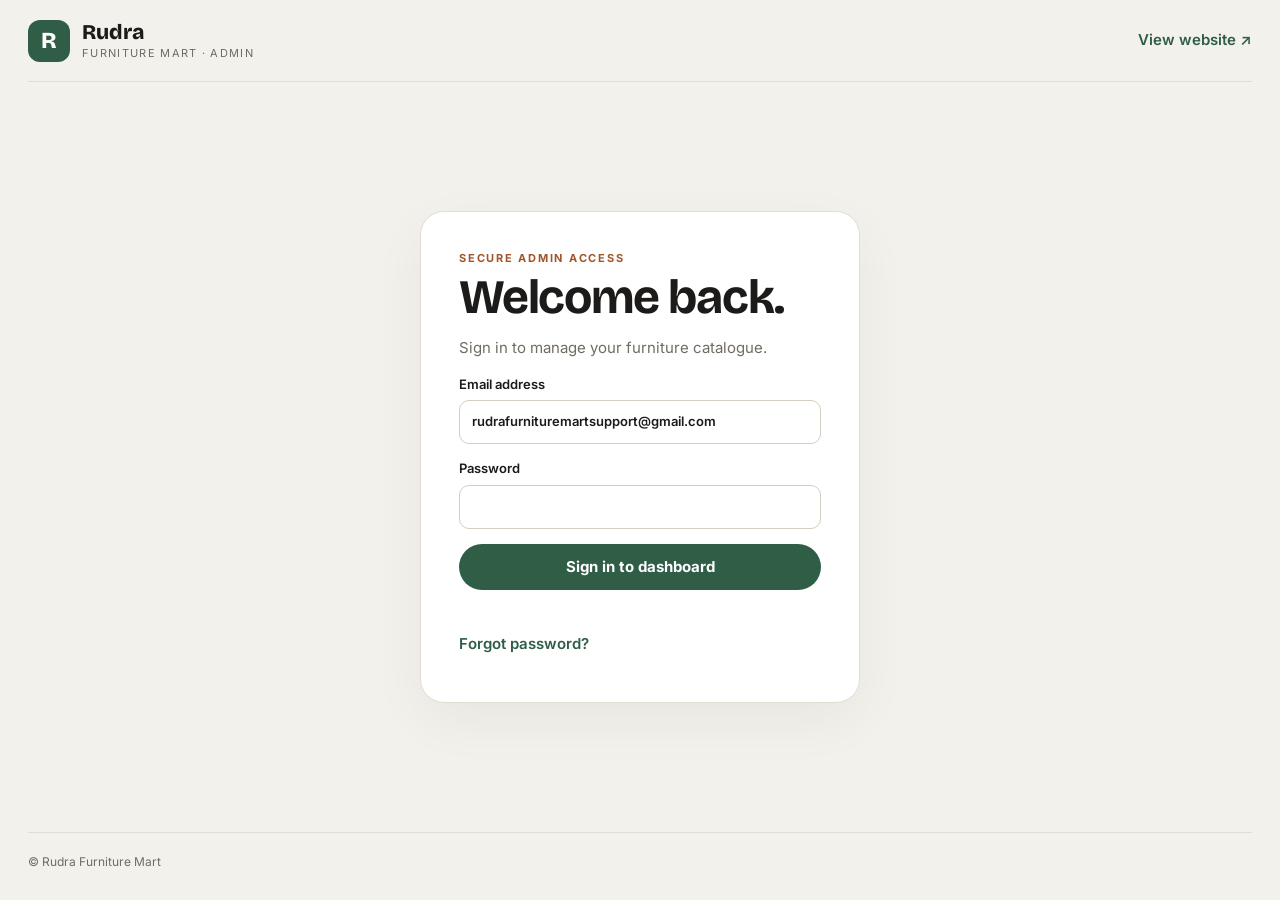
<file: admin/index.html>
<!doctype html>
<html lang="en">
<head>
<meta charset="utf-8"><meta name="viewport" content="width=device-width,initial-scale=1">
<meta name="robots" content="noindex,nofollow">
<title>Rudra Furniture Mart | Admin</title>
<link rel="preconnect" href="https://fonts.googleapis.com"><link rel="preconnect" href="https://fonts.gstatic.com" crossorigin>
<link href="https://fonts.googleapis.com/css2?family=Bricolage+Grotesque:wght@500;700;800&family=Inter:wght@400;500;600;700&display=swap" rel="stylesheet">
<link rel="stylesheet" href="admin.css?v=b2615524">
</head>
<body>
<div class="admin-shell">
  <header class="topbar"><a class="brand" href="../"><span class="brand-mark">R</span><span><b>Rudra</b><small>Furniture Mart · Admin</small></span></a><a href="../" class="site-link">View website ↗</a></header>
  <main>
    <section id="login-panel" class="login-wrap">
      <div class="login-card">
        <div class="kicker">SECURE ADMIN ACCESS</div><h1>Welcome back.</h1><p>Sign in to manage your furniture catalogue.</p>
        <form id="login-form">
          <label>Email address<input name="email" type="email" value="rudrafurnituremartsupport@gmail.com" autocomplete="username" required></label>
          <label>Password<input name="password" type="password" autocomplete="current-password" required></label>
          <button class="primary-btn" type="submit">Sign in to dashboard</button>
          <p id="login-message" class="message" role="status"></p>
        </form>
        <button id="forgot-password" class="text-btn" type="button">Forgot password?</button>
      </div>
    </section>
    <section id="dashboard" hidden>
      <div class="dashboard-head"><div><div class="kicker">STORE CONTROL</div><h1>Product dashboard</h1><p id="signed-in-as" class="subtle"></p></div><button id="logout" class="secondary-btn">Sign out</button></div>
      <div class="stats"><article><span>Products</span><strong id="product-total">—</strong></article><article><span>Active listings</span><strong id="active-total">—</strong></article><article><span>Categories</span><strong id="category-total">—</strong></article></div>
      <div class="workspace">
        <section class="panel editor"><div class="panel-head"><div><div class="kicker">CATALOGUE EDITOR</div><h2 id="editor-title">Add a product</h2></div><button id="reset-form" class="text-btn" type="button">Clear form</button></div>
          <form id="product-form">
            <input type="hidden" name="id">
            <label>Product name<input name="name" required maxlength="120" placeholder="e.g. Sheesham king-size bed"></label>
            <div class="two-col"><label>Furniture type<select name="space_type"><option value="indoor">Indoor furniture</option><option value="outdoor">Outdoor furniture</option><option value="both">Suitable for indoor &amp; outdoor</option></select></label><label>Category<select name="category_id" id="category-select" required><option value="">Loading categories…</option></select></label></div>
            <label>Short description<input name="short_description" maxlength="180" placeholder="A short line about the product"></label>
            <label>Full description<textarea name="description" rows="3" placeholder="Details, construction and features"></textarea></label>
            <div class="two-col"><label>Material<input name="material" placeholder="Sheesham wood"></label><label>Default dimensions<input name="dimensions" placeholder="e.g. 6 × 6.5 ft"></label></div>
            <div class="two-col"><label class="sales-mode-field">Customer purchase option / ग्राहक खरीद विकल्प<select name="sales_mode"><option value="enquiry">Enquiry only · पूछताछ करें</option><option value="cart">Add to cart · कार्ट में डालें</option></select></label><label>Price type<select name="price_type"><option value="quote">Request a quote</option><option value="fixed">Fixed price</option><option value="starting">Starting from</option></select></label><label>Price tier<select name="price_tier"><option value="general">General range</option><option value="premium">Premium range</option></select></label><label>Price (₹)<input name="price" type="number" min="0" step="1" placeholder="Leave blank for quote"></label></div>
            <label>Available customer sizes (one per line)<textarea name="size_options" rows="3" placeholder="Single&#10;Queen&#10;King&#10;Custom"></textarea><small>Enter any number of selectable sizes. Customers can also enter custom dimensions.</small></label><label>Colours / finishes<input name="colors" placeholder="Natural teak, walnut, white"></label>
            <label>Customisation options<input name="customization" placeholder="Size, polish, fabric options"></label>
            <label>Delivery estimate<input name="delivery_estimate" placeholder="e.g. 3–4 weeks"></label>
            <label>Product photos<input name="photo" type="file" accept="image/jpeg,image/png,image/webp" multiple><small>Upload up to 10 JPG, PNG or WebP images per save, each up to 5 MB. You can add more images later by editing the product. The first image is the main product photo.</small></label>
            <div class="checks"><label><input name="is_featured" type="checkbox"> Featured product</label><label><input name="is_bestseller" type="checkbox"> Bestseller</label><label><input name="is_active" type="checkbox" checked> Visible on website</label></div>
            <button class="primary-btn" id="save-product" type="submit">Save product</button><p id="form-message" class="message" role="status"></p>
          </form>
        </section>
        <section class="panel listings"><div class="panel-head"><div><div class="kicker">YOUR INVENTORY</div><h2>All products</h2></div><button id="refresh" class="secondary-btn">Refresh</button></div>
          <div class="search-row"><input id="filter-products" type="search" placeholder="Search products…"><span id="list-count" class="subtle"></span></div>
          <div id="product-list" class="product-list"><p class="subtle">Loading products…</p></div>
        </section>
      </div>
      <p class="security-note">Admin access is verified by Supabase Auth and the database admin role. Never share your password or add secret keys to this website.</p>
      <section class="panel inquiry-panel settings-panel"><div class="panel-head"><div><div class="kicker">STORE CONFIGURATION</div><h2>Payment &amp; contact settings</h2></div></div><form id="store-settings-form" class="settings-form"><label>UPI ID (VPA)<input name="upi_id" placeholder="yourname@bank" maxlength="100" required></label><label>UPI display name<input name="upi_name" placeholder="Rudra Furniture Mart" maxlength="100" required></label><label>Customer support phone<input name="phone" placeholder="9451713626" maxlength="20"></label><label>UPI QR image<input name="upi_qr" type="file" accept="image/png,image/jpeg,image/webp"></label><label>Business GSTIN (leave blank if not registered)<input name="business_gstin" maxlength="15" placeholder="15-character GSTIN"></label><label>Legal business name<input name="business_legal_name" maxlength="160" value="Rudra Furniture Mart"></label><label>Business address<input name="business_address" maxlength="250" value="Vishwakarmanagar, Bataubeer, Shahpur Badlapur, Jaunpur, Uttar Pradesh - 222125, India"></label><button class="primary-btn" type="submit">Save store settings</button><p id="settings-message" class="message" role="status"></p></form></section>
      <section class="panel inquiry-panel"><div class="panel-head"><div><div class="kicker">CUSTOMER LEADS</div><h2>Recent enquiries</h2></div><button id="refresh-inquiries" class="secondary-btn" type="button">Refresh enquiries</button></div><div id="inquiry-list" class="product-list"><p class="subtle">Loading enquiries…</p></div></section>
      <section class="panel inquiry-panel"><div class="panel-head"><div><div class="kicker">BILLING CONTROL</div><h2>Customer bill requests</h2></div><button id="refresh-bills" class="secondary-btn" type="button">Refresh bill requests</button></div><div id="bill-request-list" class="product-list"><p class="subtle">Loading bill requests…</p></div></section>
      <section class="panel inquiry-panel"><div class="panel-head"><div><div class="kicker">CUSTOMER VOICE</div><h2>Feedback & ratings</h2></div><div class="inquiry-controls"><button id="share-review-form" class="secondary-btn" type="button">Copy / share rating form</button><button id="add-review" class="primary-btn" type="button">Add customer rating</button><button id="refresh-reviews" class="secondary-btn" type="button">Refresh feedback</button></div></div><div id="review-list" class="product-list"><p class="subtle">Loading customer feedback…</p></div></section>
      <section class="panel inquiry-panel"><div class="panel-head"><div><div class="kicker">TEAM OPERATIONS</div><h2>Monthly worker feedback</h2><p class="subtle">Create a fresh survey link each month and review team responses.</p></div></div><form id="worker-month-form" class="settings-form"><label>Month / survey title<input name="month_label" required placeholder="November 2026"></label><button class="primary-btn" type="submit">Create monthly feedback link</button><p id="worker-month-message" class="message"></p></form><div id="worker-month-list" class="product-list">Loading monthly surveys…</div><div id="worker-response-list" class="product-list"></div></section>
      <section class="panel inquiry-panel"><div class="panel-head"><div><div class="kicker">PAYMENT VERIFICATION</div><h2>UPI payments awaiting verification</h2></div><button id="refresh-customer-payments" class="secondary-btn" type="button">Refresh payments</button></div><div id="customer-payment-list" class="product-list">Loading payment submissions…</div></section><section class="panel inquiry-panel"><div class="panel-head"><div><div class="kicker">SALES &amp; FULFILMENT</div><h2>Customer orders</h2></div><button id="refresh-orders" class="secondary-btn" type="button">Refresh orders</button></div><div id="order-list" class="product-list"><p class="subtle">Loading orders…</p></div></section>
    </section>
  </main>
  <footer>© <span id="year"></span> Rudra Furniture Mart</footer>
</div>
<script type="module" src="admin.js?v=b2615524"></script>
</body></html>
</file>
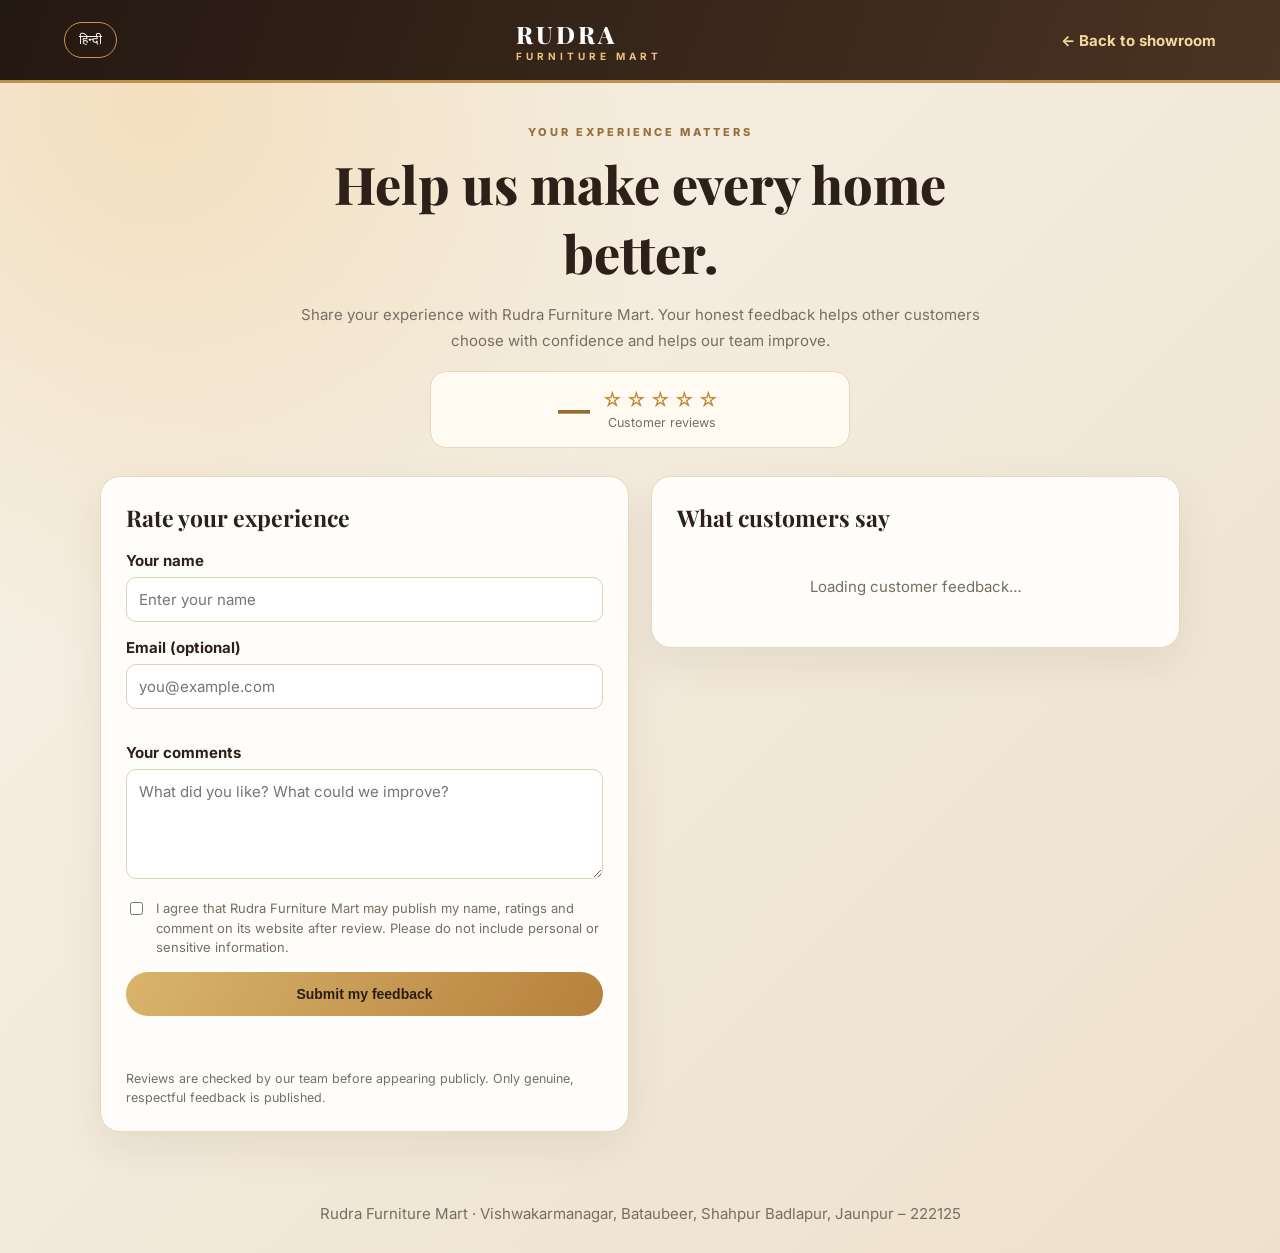
<file: feedback.html>
<!doctype html>
<html lang="en"><head><meta charset="utf-8"><meta name="viewport" content="width=device-width,initial-scale=1"><meta name="description" content="Share your experience with Rudra Furniture Mart. Rate product quality, design, value, communication and delivery."><title>Customer Feedback | Rudra Furniture Mart</title><link rel="preconnect" href="https://fonts.googleapis.com"><link href="https://fonts.googleapis.com/css2?family=Inter:wght@400;500;600;700;800&family=Playfair+Display:wght@600;700;800&display=swap" rel="stylesheet"><style>
:root{--ink:#2c2018;--walnut:#493323;--gold:#bd914d;--pale:#f5eee2;--line:#e7d8c2;--muted:#786d62}*{box-sizing:border-box}body{margin:0;background:radial-gradient(ellipse at 12% 8%,#f2dfbd 0,transparent 34%),linear-gradient(135deg,#f7f2e9,#eee1cc);font:15px Inter,Arial;color:var(--ink)}a{color:inherit}.top{background:linear-gradient(110deg,#241812,#4a3322);color:#fff;padding:18px 5vw;border-bottom:3px solid var(--gold);display:flex;justify-content:space-between;align-items:center;gap:16px}.brand{font:800 24px 'Playfair Display',serif;letter-spacing:3px;text-decoration:none}.brand small{display:block;font:700 10px Inter;letter-spacing:4px;color:#e6c47d}.top a:last-child{color:#f4d99f;text-decoration:none;font-weight:700}.wrap{max-width:1120px;margin:42px auto;padding:0 20px}.hero{text-align:center;margin:0 auto 28px;max-width:720px}.eyebrow{color:#98703a;font-weight:800;letter-spacing:3px;font-size:11px}.hero h1{font:800 clamp(34px,5vw,52px) 'Playfair Display',serif;margin:10px 0}.hero p{color:var(--muted);line-height:1.7}.summary{display:flex;justify-content:center;align-items:center;gap:12px;margin:18px auto 28px;padding:16px;background:#fffaf2;border:1px solid var(--line);border-radius:16px;max-width:420px}.summary strong{font-size:32px;color:#986c2f}.stars{color:#c28d36;letter-spacing:3px;font-size:20px}.grid{display:grid;grid-template-columns:1fr 1fr;gap:22px;align-items:start}.card{background:#fffdf9;border:1px solid var(--line);border-radius:20px;padding:25px;box-shadow:0 16px 40px #4c321414}.card h2{font:700 23px 'Playfair Display',serif;margin:0 0 18px}.field{margin:0 0 16px}.field label,.field>span{display:block;font-weight:700;margin-bottom:7px}.field input,.field textarea{width:100%;border:1px solid #dfd0ba;border-radius:10px;padding:12px;font:inherit;background:#fff}.field textarea{min-height:110px;resize:vertical}.ratings{display:grid;gap:13px}.rating-row{display:flex;justify-content:space-between;align-items:center;gap:8px;padding:10px 0;border-bottom:1px solid #f0e8dc}.rating-row span:first-child{font-weight:600}.stars-input{display:flex;gap:3px}.stars-input button{border:0;background:transparent;color:#d7c9b3;font-size:24px;padding:0 2px;cursor:pointer}.stars-input button.active{color:#c28d36}.rating-row small{color:var(--muted);min-width:44px;text-align:right}.check{display:flex;gap:10px;align-items:flex-start;font-size:13px;color:var(--muted);line-height:1.5}.btn{border:0;border-radius:999px;padding:14px 22px;background:linear-gradient(120deg,#d9b46d,#b6813d);color:#2b1d13;font-weight:800;font-size:14px;cursor:pointer;width:100%;margin-top:14px}.muted{color:var(--muted)}.review{padding:17px 0;border-bottom:1px solid #eee3d4}.review:last-child{border:0}.review-head{display:flex;justify-content:space-between;gap:10px;align-items:center}.review h3{margin:0;font-size:16px}.review p{color:#63574b;line-height:1.6;margin:10px 0}.review small{color:#8b7e70}.empty{text-align:center;color:var(--muted);padding:26px}.message{min-height:22px;font-weight:600;color:#3e6a4c}.foot{text-align:center;padding:30px;color:var(--muted)}@media(max-width:760px){.grid{grid-template-columns:1fr}.wrap{margin:25px auto}.card{padding:19px}.top{padding:15px 18px}}
</style></head><body><header class="top"><button id="language-toggle" type="button" style="border:1px solid #c49a4a;background:transparent;color:inherit;border-radius:20px;padding:9px 14px;cursor:pointer">हिन्दी</button><a class="brand" href="./">RUDRA<small>FURNITURE MART</small></a><a href="./">← Back to showroom</a></header><main class="wrap"><section class="hero"><div class="eyebrow">YOUR EXPERIENCE MATTERS</div><h1>Help us make every home better.</h1><p>Share your experience with Rudra Furniture Mart. Your honest feedback helps other customers choose with confidence and helps our team improve.</p><div class="summary"><strong id="avg">—</strong><div><div class="stars" id="avg-stars">☆☆☆☆☆</div><small class="muted" id="review-count">Customer reviews</small></div></div></section><div class="grid"><section class="card"><h2>Rate your experience</h2><form id="feedback-form"><div class="field"><label>Your name</label><input name="customer_name" required minlength="2" maxlength="100" placeholder="Enter your name"></div><div class="field"><label>Email (optional)</label><input name="email" type="email" maxlength="254" placeholder="you@example.com"></div><div class="ratings" id="rating-fields"></div><div class="field" style="margin-top:18px"><label>Your comments</label><textarea name="comment" required minlength="10" maxlength="1500" placeholder="What did you like? What could we improve?"></textarea></div><label class="check"><input type="checkbox" name="consent" required><span>I agree that Rudra Furniture Mart may publish my name, ratings and comment on its website after review. Please do not include personal or sensitive information.</span></label><button class="btn" type="submit">Submit my feedback</button><p class="message" id="form-message" role="status"></p><small class="muted">Reviews are checked by our team before appearing publicly. Only genuine, respectful feedback is published.</small></form></section><section class="card"><h2>What customers say</h2><div id="reviews"><div class="empty">Loading customer feedback…</div></div></section></div></main><footer class="foot">Rudra Furniture Mart · Vishwakarmanagar, Bataubeer, Shahpur Badlapur, Jaunpur – 222125</footer>
<script type="module">
import{createClient}from'https://esm.sh/@supabase/supabase-js@2.119.0';
const db=createClient('https://txueuktoagvcidwdxjxe.supabase.co','sb_publishable_cgK84vg1sY7R1TOxGfsYjw_02uy6ulI');
let currentLang='en';
const translations={'YOUR EXPERIENCE MATTERS':'आपका अनुभव हमारे लिए महत्वपूर्ण है','Help us make every home better.':'हर घर को बेहतर बनाने में हमारी मदद करें।','Share your experience with Rudra Furniture Mart. Your honest feedback helps other customers choose with confidence and helps our team improve.':'रुद्र फर्नीचर मार्ट के साथ अपना अनुभव साझा करें। आपकी ईमानदार राय दूसरे ग्राहकों को सही चुनाव करने और हमें बेहतर बनने में मदद करती है।','Rate your experience':'अपने अनुभव को रेट करें','Your name':'आपका नाम','Email (optional)':'ईमेल (वैकल्पिक)','Your comments':'आपकी राय / टिप्पणी','Submit my feedback':'अपनी राय भेजें','I agree that Rudra Furniture Mart may publish my name, ratings and comment on its website after review. Please do not include personal or sensitive information.':'मैं सहमत हूं कि समीक्षा के बाद रुद्र फर्नीचर मार्ट मेरा नाम, रेटिंग और टिप्पणी वेबसाइट पर प्रकाशित कर सकता है। कृपया निजी जानकारी साझा न करें।','What customers say':'ग्राहक क्या कहते हैं','Customer reviews':'ग्राहक समीक्षाएं','Loading customer feedback…':'ग्राहकों की राय लोड हो रही है…'};
const originalTexts=new Map();
function setLanguage(lang){currentLang=lang;document.documentElement.lang=lang==='hi'?'hi':'en';document.getElementById('language-toggle').textContent=lang==='hi'?'English':'हिन्दी';document.querySelectorAll('.hero,.card,.top').forEach(root=>root.querySelectorAll('h1,h2,p,label,small,a,button,span,div').forEach(el=>{if(el.children.length===0){if(!originalTexts.has(el))originalTexts.set(el,el.textContent);const original=originalTexts.get(el);el.textContent=lang==='hi'?(translations[original]||original):original;}}));const labelsHi=['कुल अनुभव','उत्पाद की गुणवत्ता','डिजाइन और विविधता','पैसे के अनुसार कीमत','स्टाफ का व्यवहार','डिलीवरी का अनुभव'];document.querySelectorAll('.rating-row>span:first-child').forEach((el,i)=>{el.textContent=lang==='hi'?labelsHi[i]:labels[i][1];});}
document.getElementById('language-toggle').addEventListener('click',()=>setLanguage(currentLang==='en'?'hi':'en'));
const labels=[['overall_rating','Overall experience'],['product_quality','Product quality'],['design_variety','Design & variety'],['value_for_money','Value for money'],['communication','Staff communication'],['delivery_experience','Delivery experience']];
const values={};const root=document.getElementById('rating-fields');
labels.forEach(([key,label])=>{values[key]=0;const row=document.createElement('div');row.className='rating-row';const name=document.createElement('span');name.textContent=label;const stars=document.createElement('div');stars.className='stars-input';for(let n=1;n<=5;n++){const b=document.createElement('button');b.type='button';b.textContent='★';b.setAttribute('aria-label',label+' '+n+' stars');b.addEventListener('click',()=>{values[key]=n;[...stars.children].forEach((x,i)=>x.classList.toggle('active',i<n));score.textContent=n+'/5';});stars.append(b);}const score=document.createElement('small');score.textContent='Not rated';row.append(name,stars,score);root.append(row);});
function drawReviews(rows){const area=document.getElementById('reviews');area.replaceChildren();if(!rows.length){area.innerHTML='<div class="empty">Be the first to share your experience.</div>';return;}rows.forEach(r=>{const card=document.createElement('article');card.className='review';const head=document.createElement('div');head.className='review-head';const name=document.createElement('h3');name.textContent=r.customer_name;const stars=document.createElement('span');stars.className='stars';stars.textContent='★'.repeat(r.overall_rating)+'☆'.repeat(5-r.overall_rating);head.append(name,stars);const comment=document.createElement('p');comment.textContent=r.comment;const meta=document.createElement('small');meta.textContent=new Date(r.created_at).toLocaleDateString('en-IN')+' · Quality '+r.product_quality+'/5 · Value '+r.value_for_money+'/5';card.append(head,comment,meta);area.append(card);});}
async function load(){const {data,error}=await db.from('customer_reviews').select('customer_name,overall_rating,product_quality,value_for_money,comment,created_at').eq('is_approved',true).eq('consent_to_publish',true).order('created_at',{ascending:false}).limit(30);if(error){document.getElementById('reviews').textContent='Customer reviews are temporarily unavailable.';return;}drawReviews(data||[]);if(data?.length){const avg=data.reduce((n,x)=>n+x.overall_rating,0)/data.length;document.getElementById('avg').textContent=avg.toFixed(1)+'/5';document.getElementById('avg-stars').textContent='★'.repeat(Math.round(avg))+'☆'.repeat(5-Math.round(avg));document.getElementById('review-count').textContent=data.length+' published review'+(data.length===1?'':'s');}else{document.getElementById('avg').textContent='—';document.getElementById('review-count').textContent='Be our first reviewer';}}
document.getElementById('feedback-form').addEventListener('submit',async e=>{e.preventDefault();const form=e.currentTarget,fd=new FormData(form),msg=document.getElementById('form-message');if(labels.some(([key])=>!values[key])){msg.textContent='Please rate all six parameters.';return;}const payload={customer_name:String(fd.get('customer_name')).trim(),email:String(fd.get('email')||'').trim()||null,comment:String(fd.get('comment')).trim(),consent_to_publish:fd.get('consent')==='on',...values};const orderNumber=new URLSearchParams(location.search).get('order'),phone=new URLSearchParams(location.search).get('phone');const button=form.querySelector('button[type=submit]');button.disabled=true;button.textContent='Submitting…';let error=null;if(orderNumber&&phone){const result=await db.rpc('submit_paid_order_review',{p_order_number:orderNumber,p_phone:phone,p_review:payload});error=result.error;}else{const result=await db.from('customer_reviews').insert(payload);error=result.error;}button.disabled=false;button.textContent='Submit my feedback';if(error){msg.textContent=error.message?.includes('already been submitted')?'A review has already been submitted for this order.':'Could not submit feedback. Please try again.';return;}form.reset();Object.keys(values).forEach(k=>values[k]=0);root.querySelectorAll('.stars-input').forEach(s=>[...s.children].forEach(b=>b.classList.remove('active')));root.querySelectorAll('.rating-row small').forEach(x=>x.textContent='Not rated');msg.textContent=orderNumber?'Thank you! Your verified purchase review has been submitted for moderation.':'Thank you! Your feedback has been submitted for review.';});
load();
</script></body></html>
</file>
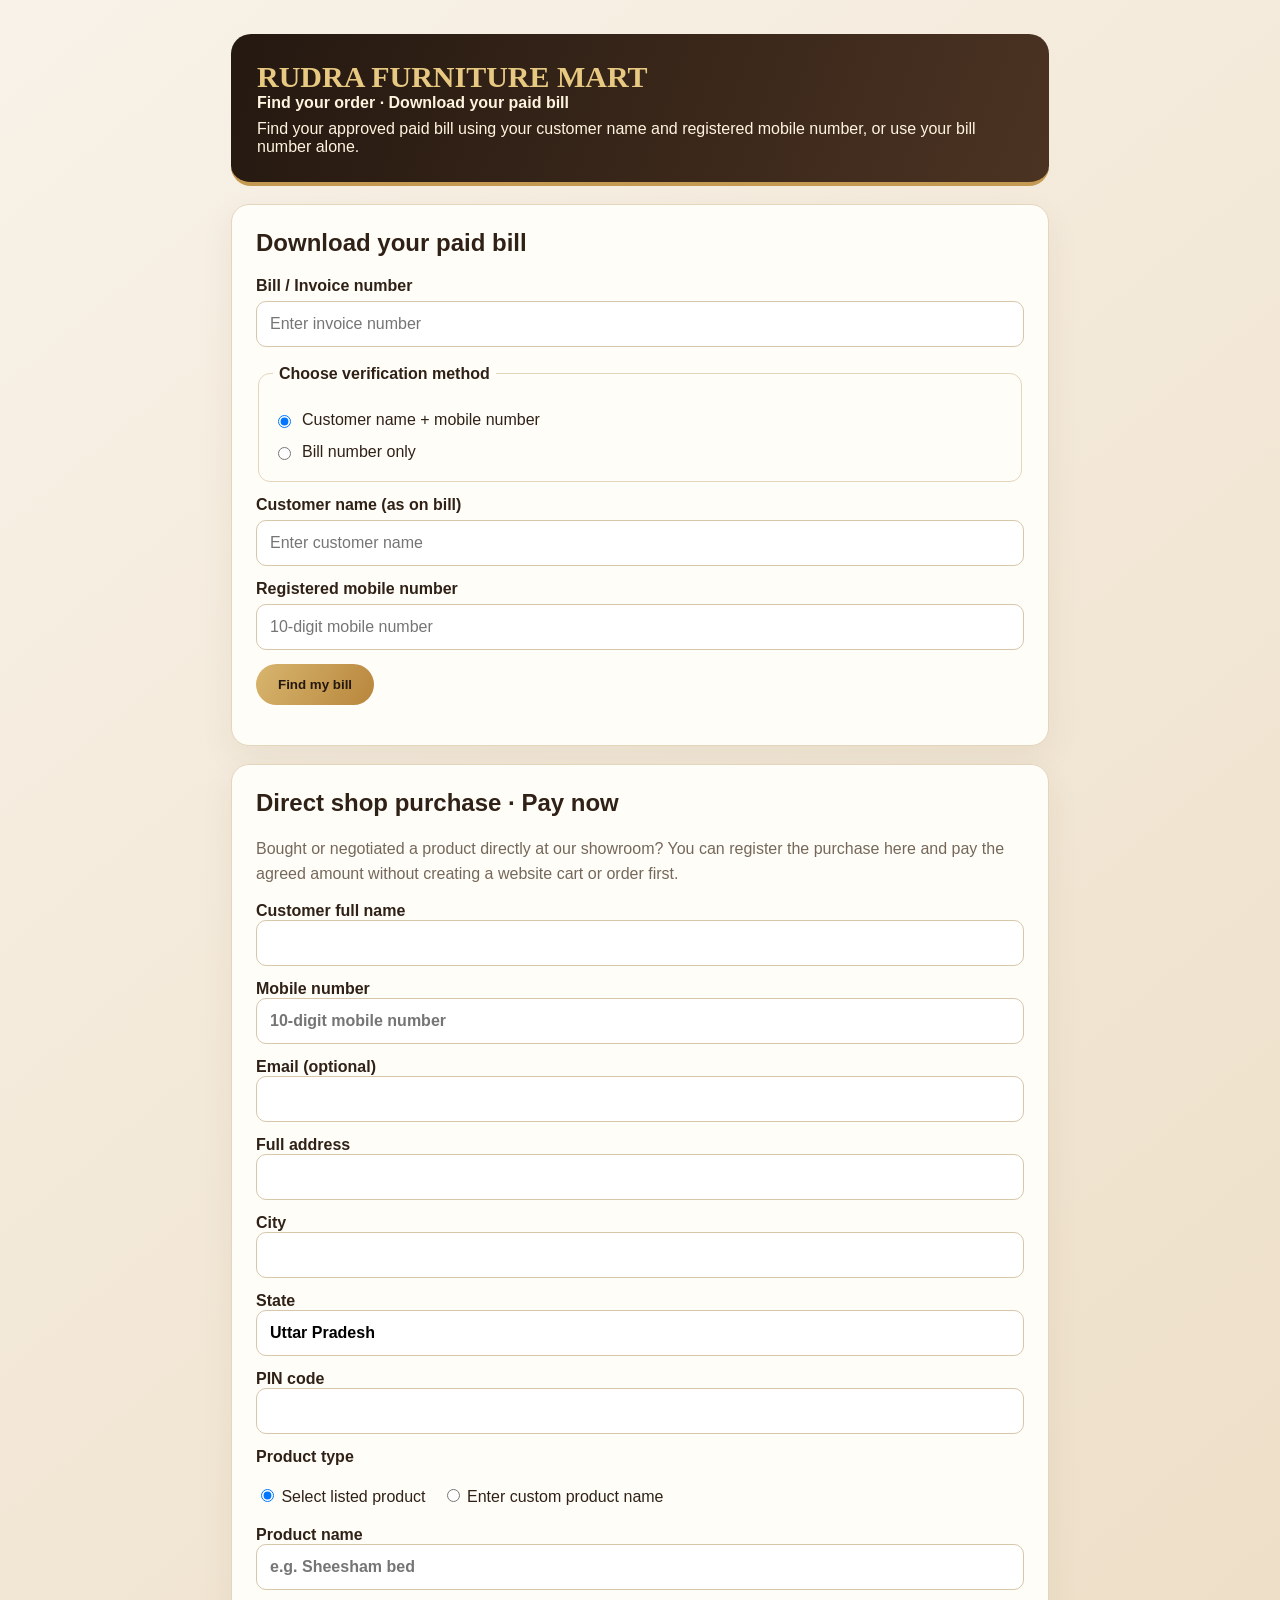
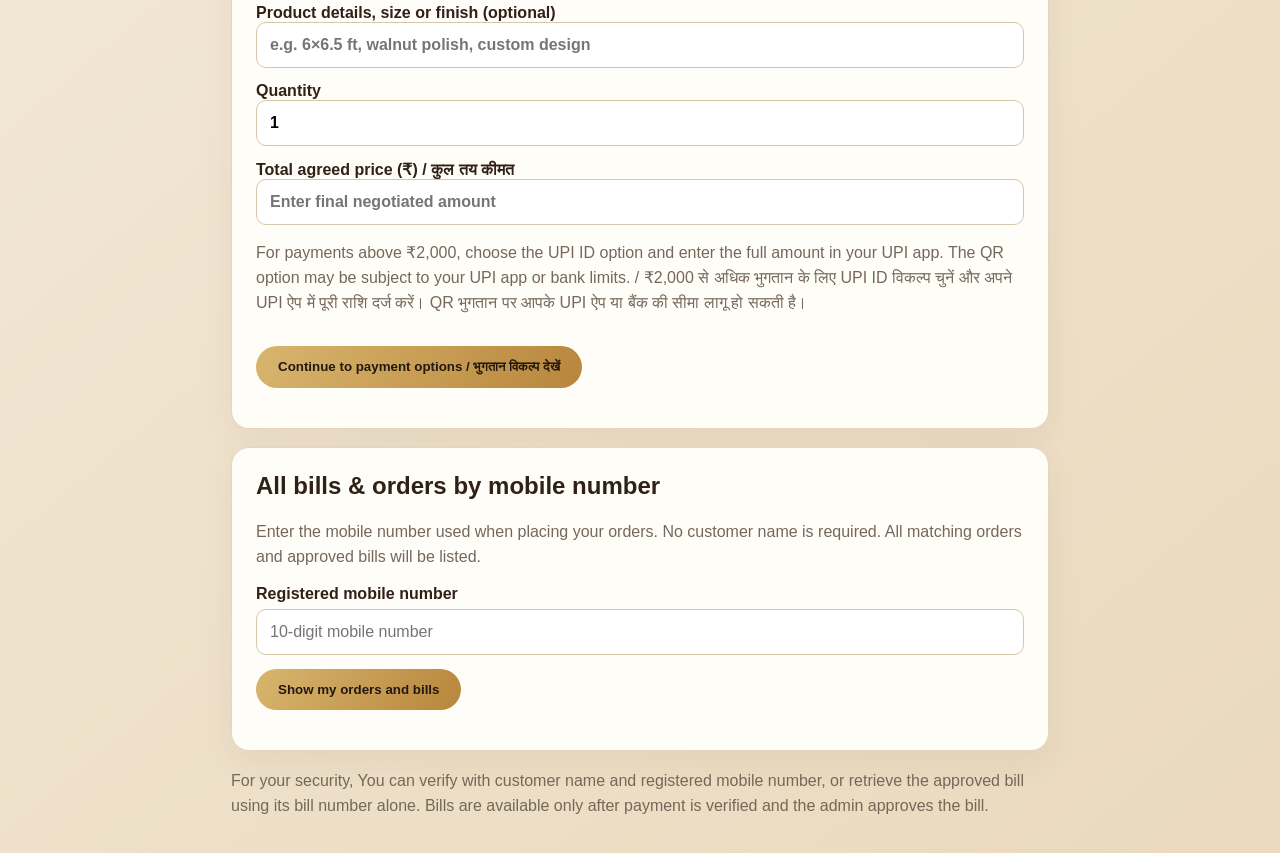
<file: order-bill.html>
<!doctype html><html lang="en"><head><meta charset="utf-8"><meta name="viewport" content="width=device-width,initial-scale=1"><title>Find Your Order & Download Bill | Rudra Furniture Mart</title><meta name="robots" content="noindex"><style>
:root{--ink:#302117;--gold:#c49a52;--paper:#f7f0e4}*{box-sizing:border-box}body{margin:0;background:linear-gradient(140deg,#f8f2e8,#ead9bd);font:16px Inter,Arial,sans-serif;color:var(--ink)}main{max-width:850px;margin:34px auto;padding:0 16px}.brand{background:linear-gradient(110deg,#241810,#4b3322);color:#fff4df;padding:26px;border-radius:20px;border-bottom:4px solid var(--gold)}.brand h1{font:700 30px Georgia;margin:0;color:#e8c982}.brand p{margin:8px 0 0}.panel{background:#fffdf8;border:1px solid #e5d5bd;border-radius:18px;padding:24px;margin:18px 0;box-shadow:0 12px 35px #4a301010}.panel h2{margin-top:0}label{display:block;font-weight:650;margin:14px 0 6px}input{width:100%;padding:13px;border:1px solid #d7c6aa;border-radius:10px;font:inherit}button,.button{display:inline-flex;justify-content:center;align-items:center;background:linear-gradient(120deg,#d8b56e,#b8863c);color:#24180f;text-decoration:none;border:0;border-radius:999px;padding:13px 22px;font-weight:750;cursor:pointer;margin-top:14px}.muted{color:#75685a;line-height:1.55}.status{margin-top:14px;font-weight:650}.bill{overflow:auto}.bill table{border-collapse:collapse;width:100%;margin:16px 0}.bill th,.bill td{padding:10px;border-bottom:1px solid #e6ddcf;text-align:left;white-space:nowrap}.bill th{background:#f4ead8}.total{text-align:right;font-size:20px;font-weight:800}.actions{display:flex;flex-wrap:wrap;gap:10px}.actions button,.actions a{margin-top:8px}.hide{display:none!important}.pay-choice{border:1px solid #e5d5bd;border-radius:12px;margin:12px 0;background:#fffaf1;overflow:hidden}.pay-choice summary{cursor:pointer;padding:15px;font-weight:750;line-height:1.5;list-style-position:inside}.pay-choice[open] summary{background:#f4ead8;border-bottom:1px solid #e5d5bd}.pay-choice>*:not(summary){margin-left:16px;margin-right:16px}.pay-choice>img{margin-bottom:16px!important}.pay-choice form{padding-bottom:16px}.pay-choice .button{margin-bottom:8px}@media(max-width:560px){.panel{padding:18px}.brand h1{font-size:25px}}
</style></head><body><main><header class="brand"><h1>RUDRA FURNITURE MART</h1><strong>Find your order · Download your paid bill</strong><p>Find your approved paid bill using your customer name and registered mobile number, or use your bill number alone.</p></header><section class="panel"><h2>Download your paid bill</h2><form id="lookup"><label for="invoice">Bill / Invoice number</label><input id="invoice" name="invoice" required placeholder="Enter invoice number" autocomplete="off"><fieldset style="border:1px solid #e5d5bd;border-radius:12px;padding:14px;margin-top:18px"><legend style="font-weight:700;padding:0 6px">Choose verification method</legend><label style="display:flex;align-items:center;gap:8px;font-weight:500"><input type="radio" name="verify" value="name_phone" checked style="width:auto"> Customer name + mobile number</label><label style="display:flex;align-items:center;gap:8px;font-weight:500"><input type="radio" name="verify" value="bill_only" style="width:auto"> Bill number only</label></fieldset><div id="identity-fields"><label for="customer-name">Customer name (as on bill)</label><input id="customer-name" name="customer_name" placeholder="Enter customer name" autocomplete="name"><label for="phone">Registered mobile number</label><input id="phone" name="phone" inputmode="numeric" pattern="[0-9 +()-]{10,16}" maxlength="16" placeholder="10-digit mobile number" autocomplete="tel"></div><button id="find" type="submit">Find my bill</button></form><p id="status" class="status" role="status"></p></section><section id="bill" class="panel bill hide"></section><section class="panel"><h2>Direct shop purchase · Pay now</h2><p class="muted">Bought or negotiated a product directly at our showroom? You can register the purchase here and pay the agreed amount without creating a website cart or order first.</p><form id="direct-purchase"><label>Customer full name<input name="full_name" required maxlength="120" autocomplete="name"></label><label>Mobile number<input name="phone" required inputmode="numeric" pattern="[6-9][0-9]{9}" maxlength="10" placeholder="10-digit mobile number" autocomplete="tel"></label><label>Email (optional)<input name="email" type="email" maxlength="254" autocomplete="email"></label><label>Full address<input name="address_line" required minlength="5" maxlength="300" autocomplete="street-address"></label><label>City<input name="city" required maxlength="80"></label><label>State<input name="state" required maxlength="80" value="Uttar Pradesh"></label><label>PIN code<input name="pincode" required inputmode="numeric" pattern="[1-9][0-9]{5}" maxlength="6"></label><label>Product type</label><div style="display:flex;gap:16px;flex-wrap:wrap"><label style="font-weight:500"><input type="radio" name="product_mode" value="catalogue" checked style="width:auto"> Select listed product</label><label style="font-weight:500"><input type="radio" name="product_mode" value="custom" style="width:auto"> Enter custom product name</label></div><div id="catalogue-field"><label>Product name<input name="product_name" maxlength="160" placeholder="e.g. Sheesham bed"></label></div><div id="custom-field" class="hide"><label>Custom product name<input name="custom_product_name" maxlength="160" placeholder="Enter negotiated / custom product name"></label></div><label>Product details, size or finish (optional)<input name="description" maxlength="1000" placeholder="e.g. 6×6.5 ft, walnut polish, custom design"></label><label>Quantity<input name="quantity" type="number" min="1" max="100" value="1" required></label><label>Total agreed price (₹) / कुल तय कीमत<input name="amount" type="number" min="10" max="100000000" step="0.01" required placeholder="Enter final negotiated amount"></label><p class="muted">For payments above ₹2,000, choose the UPI ID option and enter the full amount in your UPI app. The QR option may be subject to your UPI app or bank limits. / ₹2,000 से अधिक भुगतान के लिए UPI ID विकल्प चुनें और अपने UPI ऐप में पूरी राशि दर्ज करें। QR भुगतान पर आपके UPI ऐप या बैंक की सीमा लागू हो सकती है।</p><button type="submit">Continue to payment options / भुगतान विकल्प देखें</button></form><p id="direct-status" class="status" role="status"></p><div id="direct-payment"></div></section><section class="panel"><h2>All bills & orders by mobile number</h2><p class="muted">Enter the mobile number used when placing your orders. No customer name is required. All matching orders and approved bills will be listed.</p><form id="phone-search"><label for="all-phone">Registered mobile number</label><input id="all-phone" inputmode="numeric" maxlength="16" placeholder="10-digit mobile number" required><button type="submit">Show my orders and bills</button></form><p id="phone-status" class="status" role="status"></p><div id="order-list"></div></section><p class="muted">For your security, You can verify with customer name and registered mobile number, or retrieve the approved bill using its bill number alone. Bills are available only after payment is verified and the admin approves the bill.</p></main><script type="module">
import{createClient}from'https://esm.sh/@supabase/supabase-js@2.119.0';
const db=createClient('https://txueuktoagvcidwdxjxe.supabase.co','eyJhbGciOiJIUzI1NiIsInR5cCI6IkpXVCJ9.eyJpc3MiOiJzdXBhYmFzZSIsInJlZiI6InR4dWV1a3RvYWd2Y2lkd2R4anhlIiwicm9sZSI6ImFub24iLCJpYXQiOjE3OTQzMzE1OTQsImV4cCI6MjEwOTkwNzU5NH0.7Cdxwy11X9BlVs_fTWEEc9Kh_4hFVNPLnbdKlUcuX2w');
const form=document.getElementById('lookup'),status=document.getElementById('status'),bill=document.getElementById('bill');
const identityFields=document.getElementById('identity-fields');

// Direct showroom purchase: no catalogue checkout/order needed.
const directForm=document.getElementById('direct-purchase'),directStatus=document.getElementById('direct-status'),directPayment=document.getElementById('direct-payment');
directForm.querySelectorAll('input[name=product_mode]').forEach(r=>r.addEventListener('change',()=>{const custom=directForm.product_mode.value==='custom';document.getElementById('catalogue-field').classList.toggle('hide',custom);document.getElementById('custom-field').classList.toggle('hide',!custom);directForm.product_name.required=!custom;directForm.custom_product_name.required=custom;}));
directForm.addEventListener('submit',async e=>{e.preventDefault();directPayment.innerHTML='';directStatus.textContent='Creating your purchase record…';const fd=new FormData(directForm),custom=fd.get('product_mode')==='custom',product=String(fd.get(custom?'custom_product_name':'product_name')||'').trim();const customer={full_name:fd.get('full_name'),phone:fd.get('phone'),email:fd.get('email'),address_line:fd.get('address_line'),city:fd.get('city'),state:fd.get('state'),pincode:fd.get('pincode')};const amount=Number(fd.get('amount')),quantity=Number(fd.get('quantity'));if(!Number.isFinite(amount)||amount<10){directStatus.textContent='Please enter the full agreed amount (minimum ₹10).';return;}if(!confirm('Confirm the final negotiated total is '+money(amount)+' for '+product+'?'))return;const btn=directForm.querySelector('button[type=submit]');btn.disabled=true;const {data,error}=await db.rpc('create_direct_shop_purchase',{p_customer:customer,p_product_name:product,p_description:String(fd.get('description')||''),p_quantity:quantity,p_agreed_amount:amount});btn.disabled=false;if(error||!data?.ok){directStatus.textContent=error?.message||data?.message||'Could not create purchase. Please check details.';return;}directStatus.textContent='Purchase registered. Order number: '+data.order_number+'. Pay the exact agreed amount below.';try{const settings=await getPaymentSettings();const upi=makeUpiLink(settings.upi_id,settings.upi_name);directPayment.innerHTML='<div class="panel" style="margin-top:16px"><h3>Payment options / भुगतान के विकल्प</h3><p><b>Purchase reference / खरीद संदर्भ:</b> '+esc(data.order_number)+' · <b>Amount / राशि:</b> '+money(amount)+'</p><details class="pay-choice"><summary>1. Pay by QR code / QR कोड से भुगतान करें</summary>'+(settings.upi_qr_url?'<img src="'+esc(settings.upi_qr_url)+'" alt="Rudra Furniture Mart UPI QR code / यूपीआई क्यूआर कोड" width="280" height="280" style="display:block;margin:12px auto;max-width:100%;object-fit:contain">' : '<p class="status">QR code is not uploaded yet. Please use the UPI ID option. / QR कोड अभी अपलोड नहीं किया गया है। कृपया UPI ID विकल्प चुनें।</p>')+'</details><details class="pay-choice"><summary>2. Pay using UPI ID / UPI ID से भुगतान करें</summary><p><b>UPI ID / यूपीआई आईडी:</b> '+esc(settings.upi_id)+'</p><a class="button" href="'+upi+'">Open UPI app / UPI ऐप खोलें</a><button type="button" id="copy-direct-upi">Copy UPI ID / UPI ID कॉपी करें</button><p class="muted">Enter any amount in your UPI app. No amount is pre-filled. / अपने UPI ऐप में अपनी इच्छानुसार राशि दर्ज करें। राशि पहले से नहीं भरी जाएगी।</p></details><details class="pay-choice"><summary>3. Submit payment confirmation / भुगतान की पुष्टि भेजें</summary><p class="muted">After completing payment, enter your UTR number. / भुगतान करने के बाद अपना UTR नंबर दर्ज करें।</p><form id="direct-proof"><label>UPI transaction ID / UTR (यूपीआई ट्रांजैक्शन आईडी / UTR)<input id="direct-utr" required minlength="6" maxlength="100" placeholder="Enter UTR after payment / भुगतान के बाद UTR दर्ज करें"></label><button type="submit">Submit payment / भुगतान जमा करें</button></form><p id="direct-proof-status" class="status" role="status"></p></details></div>';document.getElementById('copy-direct-upi').addEventListener('click',async()=>{try{await navigator.clipboard.writeText(settings.upi_id);document.getElementById('direct-proof-status').textContent='UPI ID copied.';}catch{prompt('Copy UPI ID',settings.upi_id);}});document.getElementById('direct-proof').addEventListener('submit',async ev=>{ev.preventDefault();const proofBtn=ev.currentTarget.querySelector('button');proofBtn.disabled=true;const {data:proof,error:proofError}=await db.rpc('submit_customer_upi_payment',{p_order_number:data.order_number,p_phone:customer.phone,p_amount:amount,p_transaction_reference:document.getElementById('direct-utr').value.trim()});proofBtn.disabled=false;document.getElementById('direct-proof-status').textContent=proofError?'Could not submit payment reference. Please contact the showroom.':(proof?.message||'Submitted for verification.');});}catch(err){directStatus.textContent='Purchase '+data.order_number+' created, but payment settings could not load: '+err.message;}});

const phoneSearch=document.getElementById('phone-search'),phoneStatus=document.getElementById('phone-status'),orderList=document.getElementById('order-list');
phoneSearch.addEventListener('submit',async e=>{e.preventDefault();orderList.innerHTML='';phoneStatus.textContent='Finding your orders…';const phone=document.getElementById('all-phone').value.trim();const {data,error}=await db.rpc('get_customer_bills_by_phone',{p_phone:phone});if(error||!data?.ok){phoneStatus.textContent=data?.message||'Could not retrieve orders. Please try again.';return;}const orders=data.orders||[];phoneStatus.textContent=orders.length?orders.length+' order(s) found for this mobile number.':'No orders found for this mobile number.';orderList.innerHTML=orders.map((o,i)=>{const approved=o.bill_status==='approved'&&o.invoice_number;const paid=o.payment_status==='paid';return '<article class="panel" style="margin:12px 0;padding:16px"><b>Order '+esc(o.order_number)+'</b><p>Order date: '+new Date(o.created_at).toLocaleDateString('en-IN')+'<br>Amount: '+money(o.total)+'<br>Payment: '+esc(o.payment_status)+'<br>Bill: '+(approved?'<b>'+esc(o.invoice_number)+'</b>':'Not yet approved')+'</p>'+(approved?'<button type="button" data-bill="'+esc(o.invoice_number)+'">Download bill</button>':'')+(!paid?'<button type="button" data-pay="'+esc(o.order_number)+'" data-amount="'+Number(o.total)+'">Pay now for this order</button>':'')+'</article>';}).join('');orderList.querySelectorAll('[data-bill]').forEach(btn=>btn.addEventListener('click',()=>{form.invoice.value=btn.dataset.bill;form.verify.value='bill_only';identityFields.classList.add('hide');form.customer_name.required=false;form.phone.required=false;form.requestSubmit();}));orderList.querySelectorAll('[data-pay]').forEach(btn=>btn.addEventListener('click',()=>showPayment(btn.dataset.pay,Number(btn.dataset.amount),phone)));});
async function getPaymentSettings(){const {data,error}=await db.rpc('get_public_payment_settings');if(error)throw new Error('Could not load showroom UPI settings.');const clean=v=>String(v??'').replace(/^"|"$/g,'').trim();const s={upi_id:clean(data?.upi_id),upi_name:clean(data?.upi_name)||'Rudra Furniture Mart',upi_qr_url:clean(data?.upi_qr_url)};if(!s.upi_id)throw new Error('Showroom UPI ID is not configured. Please contact the shop.');return s;}
function makeUpiLink(upiId,upiName){return 'upi://pay?pa='+encodeURIComponent(upiId)+'&pn='+encodeURIComponent(upiName)+'&cu=INR';}
async function showPayment(orderNumber,amount,phone){try{const settings=await getPaymentSettings();const upi=makeUpiLink(settings.upi_id,settings.upi_name);orderList.innerHTML='<article class="panel"><h3>Payment options / भुगतान के विकल्प</h3><p><b>Order / ऑर्डर:</b> '+esc(orderNumber)+' · <b>Amount / राशि:</b> '+money(amount)+'</p><details class="pay-choice"><summary>1. Pay by QR code / QR कोड से भुगतान करें</summary>'+(settings.upi_qr_url?'<img src="'+esc(settings.upi_qr_url)+'" alt="Rudra Furniture Mart UPI QR code / यूपीआई क्यूआर कोड" width="280" height="280" style="display:block;margin:12px auto;max-width:100%;object-fit:contain">' : '<p class="status">QR code is not uploaded yet. Please use the UPI ID option. / QR कोड अभी अपलोड नहीं किया गया है। कृपया UPI ID विकल्प चुनें।</p>')+'</details><details class="pay-choice"><summary>2. Pay using UPI ID / UPI ID से भुगतान करें</summary><p><b>UPI ID / यूपीआई आईडी:</b> '+esc(settings.upi_id)+'</p><a class="button" href="'+upi+'">Open UPI app / UPI ऐप खोलें</a><button type="button" id="copy-order-upi">Copy UPI ID / UPI ID कॉपी करें</button><p class="muted">Enter the exact amount shown above in your UPI app. The amount is not pre-filled. / अपने UPI ऐप में ऊपर दिखाई गई सही राशि दर्ज करें। राशि पहले से नहीं भरी जाएगी।</p></details><details class="pay-choice"><summary>3. Submit payment confirmation / भुगतान की पुष्टि भेजें</summary><p class="muted">After completing payment, enter your UTR number. / भुगतान करने के बाद अपना UTR नंबर दर्ज करें।</p><form id="payment-proof"><label for="utr">UPI transaction ID / UTR (यूपीआई ट्रांजैक्शन आईडी / UTR)</label><input id="utr" required minlength="6" maxlength="100" placeholder="Enter UTR after payment / भुगतान के बाद UTR दर्ज करें"><button type="submit">Submit payment / भुगतान जमा करें</button></form><p id="pay-status" class="status" role="status"></p></details></article>';document.getElementById('copy-order-upi').addEventListener('click',async()=>{try{await navigator.clipboard.writeText(settings.upi_id);document.getElementById('pay-status').textContent='UPI ID copied.';}catch{prompt('Copy UPI ID',settings.upi_id);}});document.getElementById('payment-proof').addEventListener('submit',async e=>{e.preventDefault();const submit=e.currentTarget.querySelector('button');submit.disabled=true;const ref=document.getElementById('utr').value.trim();const {data,error}=await db.rpc('submit_customer_upi_payment',{p_order_number:orderNumber,p_phone:phone,p_amount:amount,p_transaction_reference:ref});submit.disabled=false;document.getElementById('pay-status').textContent=error?'Unable to submit payment reference. Please contact the showroom.':(data?.message||'Submitted for verification.');});}catch(e){orderList.innerHTML='<p class="status">'+esc(e.message)+'</p>';}}

form.querySelectorAll('input[name=verify]').forEach(r=>r.addEventListener('change',()=>{const nameMode=form.verify.value==='name_phone';identityFields.classList.toggle('hide',!nameMode);form.customer_name.required=nameMode;form.phone.required=nameMode;}));
const esc=v=>String(v??'').replace(/[&<>"']/g,c=>({'&':'&amp;','<':'&lt;','>':'&gt;','"':'&quot;',"'":'&#39;'}[c]));
const money=v=>'₹'+Number(v||0).toLocaleString('en-IN',{minimumFractionDigits:2,maximumFractionDigits:2});
let current=null;
form.addEventListener('submit',async e=>{e.preventDefault();bill.classList.add('hide');status.textContent='Checking order and payment…';const button=form.querySelector('button');button.disabled=true;
const nameMode=form.verify.value==='name_phone';const {data,error}=await db.rpc('get_customer_paid_bill',{p_identifier:form.invoice.value.trim(),p_customer_name:nameMode?form.customer_name.value.trim():null,p_phone:nameMode?form.phone.value.trim():null});button.disabled=false;
if(error){status.textContent='Unable to retrieve the bill right now. Please contact the showroom.';return;}
if(!data?.ok){status.textContent=data?.message||'No approved paid bill found.';return;}current=data;status.textContent='Your paid order and approved bill are ready.';
let cgst=0,sgst=0;const subtotal=(data.items||[]).reduce((n,x)=>n+Number(x.unit_price||0)*Number(x.quantity||1),0);const rows=(data.items||[]).map((x,i)=>{const base=Number(x.unit_price||0)*Number(x.quantity||1),c=base*Number(x.cgst_rate||0)/100,g=base*Number(x.sgst_rate||0)/100;cgst+=c;sgst+=g;return '<tr><td>'+(i+1)+'</td><td>'+esc(x.name)+'<br><small>'+esc(x.selected_size||x.custom_dimensions||'')+'</small></td><td>'+Number(x.quantity||1)+'</td><td>'+money(x.unit_price)+'</td><td>'+Number(x.cgst_rate||0)+'% ('+money(c)+')</td><td>'+Number(x.sgst_rate||0)+'% ('+money(g)+')</td><td>'+money(base+c+g)+'</td></tr>';}).join('');const delivery=Number(data.delivery_charge||0),discount=Number(data.discount||0);
bill.innerHTML='<h2>Bill approved for download</h2><p><b>Invoice:</b> '+esc(data.invoice_number)+'<br><b>Order:</b> '+esc(data.order_number)+'<br><b>Customer:</b> '+esc(data.customer_name)+'<br><b>Mobile:</b> '+esc(data.phone)+'<br><b>Payment:</b> '+esc(String(data.payment_method||'').toUpperCase())+' · PAID</p><table><thead><tr><th>#</th><th>Product</th><th>Qty</th><th>Price</th><th>CGST</th><th>SGST</th><th>Amount</th></tr></thead><tbody>'+rows+'</tbody></table><p>Subtotal: '+money(subtotal)+'<br>Delivery: '+money(delivery)+'<br>Discount: -'+money(discount)+'</p><p class="total">Total: '+money(subtotal+delivery-discount)+'</p><div class="actions"><button id="download">Download / Print bill</button><a class="button" id="review" href="#">Review your purchase</a></div>';
bill.classList.remove('hide');
document.getElementById('download').addEventListener('click',()=>printBill(data));
document.getElementById('review').href='/feedback.html?order='+encodeURIComponent(data.order_number)+'&phone='+encodeURIComponent(form.phone.value.trim());
});
function printBill(d){const lines=(d.items||[]).map((x,i)=>'<tr><td>'+(i+1)+'</td><td>'+esc(x.name)+'<br>'+esc(x.selected_size||x.custom_dimensions||'')+'</td><td>'+Number(x.quantity||1)+'</td><td>'+money(x.unit_price)+'</td><td>'+Number(x.cgst_rate||0)+'% ('+money(Number(x.unit_price||0)*Number(x.quantity||1)*Number(x.cgst_rate||0)/100)+')</td><td>'+Number(x.sgst_rate||0)+'% ('+money(Number(x.unit_price||0)*Number(x.quantity||1)*Number(x.sgst_rate||0)/100)+')</td><td>'+money(Number(x.unit_price||0)*Number(x.quantity||1)*(1+(Number(x.cgst_rate||0)+Number(x.sgst_rate||0))/100))+'</td></tr>').join('');let cgst=0,sgst=0;const sub=(d.items||[]).reduce((n,x)=>n+Number(x.unit_price||0)*Number(x.quantity||1),0);(d.items||[]).forEach(x=>{const base=Number(x.unit_price||0)*Number(x.quantity||1);cgst+=base*Number(x.cgst_rate||0)/100;sgst+=base*Number(x.sgst_rate||0)/100;});const total=sub+cgst+sgst+Number(d.delivery_charge||0)-Number(d.discount||0);const doc='<!doctype html><html><head><meta charset="utf-8"><title>'+esc(d.invoice_number)+'</title><style>@page{size:A4;margin:16mm}body{font:14px Arial;color:#302117}header{background:#302117;color:#f5e5c4;padding:24px;border-bottom:5px solid #c49a52}h1{margin:0;color:#e8c982}table{width:100%;border-collapse:collapse;margin:24px 0}th,td{border-bottom:1px solid #ddd;padding:10px;text-align:left}.total{text-align:right;font-size:22px;font-weight:bold;margin-top:24px}.thanks{text-align:center;margin-top:50px;color:#776858}</style></head><body><header><h1>RUDRA FURNITURE MART</h1><p>Vishwakarmanagar, Bataubeer, Shahpur Badlapur, Jaunpur – 222125</p></header><h2>PAID ORDER BILL</h2><p><b>Invoice:</b> '+esc(d.invoice_number)+'<br><b>Order:</b> '+esc(d.order_number)+'<br><b>Date:</b> '+new Date(d.created_at).toLocaleDateString('en-IN')+'</p><p><b>Bill to:</b> '+esc(d.customer_name)+'<br>'+esc(d.address_line)+', '+esc(d.city)+', '+esc(d.state)+' - '+esc(d.pincode)+'<br>Mobile: '+esc(d.phone)+'</p><p><b>Payment:</b> '+esc(String(d.payment_method||'').toUpperCase())+' — PAID</p><table><thead><tr><th>#</th><th>Product</th><th>Qty</th><th>Unit price</th><th>CGST</th><th>SGST</th><th>Amount</th></tr></thead><tbody>'+lines+'</tbody></table><p style="text-align:right">Subtotal: '+money(sub)+'<br>Delivery: '+money(d.delivery_charge)+'<br>Discount: -'+money(d.discount)+'</p><p class="total">Total paid: '+money(total)+'</p><p class="thanks">Thank you for choosing Rudra Furniture Mart. Since 1999.</p></body></html>';const win=window.open('','_blank');if(!win){alert('Please allow pop-ups to download or print your bill.');return;}win.document.open();win.document.write(doc);win.onload=()=>win.print();win.document.close();}
</script></body></html>
</file>
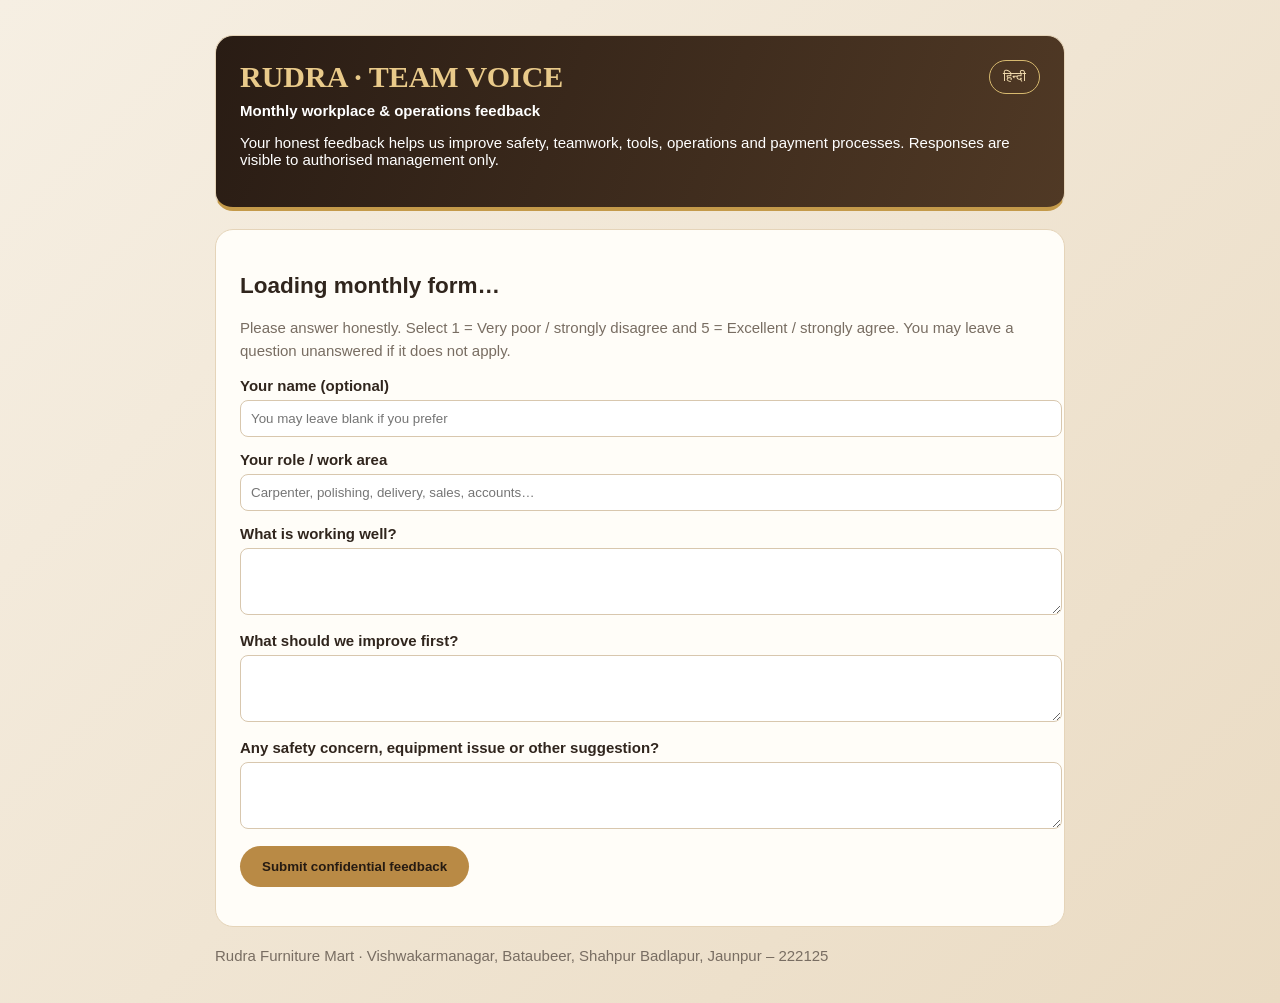
<file: worker-feedback.html>
<!doctype html><html lang="en"><head><meta charset="utf-8"><meta name="viewport" content="width=device-width,initial-scale=1"><title>Team Feedback | Rudra Furniture Mart</title><style>body{margin:0;background:linear-gradient(135deg,#f6efe3,#eadbc3);font:15px Arial;color:#30251d}.wrap{max-width:850px;margin:35px auto;padding:0 16px}.head,.card{background:#fffdf8;border:1px solid #e5d4b9;border-radius:18px;padding:24px;margin-bottom:18px}.head{background:linear-gradient(110deg,#291c14,#503925);color:white;border-bottom:4px solid #c49a4a}.head h1{font:700 30px Georgia;color:#e9ca8a;margin:0 0 8px}.group{padding:16px 0;border-bottom:1px solid #eee2d2}.group h3{margin:0 0 12px}.q{display:grid;grid-template-columns:1fr 190px;gap:12px;align-items:center;margin:12px 0}.q select,input,textarea{width:100%;padding:10px;border:1px solid #d8c7ae;border-radius:8px;background:white}.field{margin:14px 0}.field label{display:block;font-weight:bold;margin-bottom:6px}.btn{background:#b98a45;color:#261b12;border:0;border-radius:25px;padding:13px 22px;font-weight:bold;cursor:pointer}.note{color:#786d62;line-height:1.5}.status{font-weight:bold;color:#356346}@media(max-width:600px){.q{grid-template-columns:1fr}.head,.card{padding:18px}}</style></head><body><main class="wrap"><header class="head"><button id="language-toggle" type="button" style="float:right;border:1px solid #d7b96f;background:transparent;color:#f5dfb1;border-radius:20px;padding:8px 13px;cursor:pointer">हिन्दी</button><h1>RUDRA · TEAM VOICE</h1><b>Monthly workplace & operations feedback</b><p>Your honest feedback helps us improve safety, teamwork, tools, operations and payment processes. Responses are visible to authorised management only.</p></header><section class="card"><h2 id="month-title">Loading monthly form…</h2><p class="note">Please answer honestly. Select 1 = Very poor / strongly disagree and 5 = Excellent / strongly agree. You may leave a question unanswered if it does not apply.</p><form id="worker-form"><div class="field"><label>Your name (optional)</label><input name="worker_name" maxlength="100" placeholder="You may leave blank if you prefer"></div><div class="field"><label>Your role / work area</label><input name="role" maxlength="100" placeholder="Carpenter, polishing, delivery, sales, accounts…"></div><div id="questions"></div><div class="field"><label>What is working well?</label><textarea name="positive" rows="3"></textarea></div><div class="field"><label>What should we improve first?</label><textarea name="improvements" rows="3"></textarea></div><div class="field"><label>Any safety concern, equipment issue or other suggestion?</label><textarea name="safety" rows="3"></textarea></div><button class="btn" type="submit">Submit confidential feedback</button><p id="status" class="status"></p></form></section><p class="note">Rudra Furniture Mart · Vishwakarmanagar, Bataubeer, Shahpur Badlapur, Jaunpur – 222125</p></main><script type="module">
import{createClient}from'https://esm.sh/@supabase/supabase-js@2.119.0';
const db=createClient('https://txueuktoagvcidwdxjxe.supabase.co','sb_publishable_cgK84vg1sY7R1TOxGfsYjw_02uy6ul');
const params=new URLSearchParams(location.search),id=params.get('month'),token=params.get('token');const status=document.getElementById('status');
const sections={
'Work environment':['The work area is clean and organised','Lighting and ventilation are adequate','I am treated with respect at work','I feel safe raising a concern','Workload and working hours are reasonable'],
'Tools, materials & safety':['Tools and machines are available and maintained','I receive suitable safety equipment','Materials are available when needed','Storage and movement of materials are safe','Damaged tools or hazards are addressed promptly'],
'Planning & operations':['Daily work instructions are clear','Job drawings, measurements and specifications are accurate','Work priorities and deadlines are realistic','Coordination between carpentry, finishing and delivery is good','Rework and material wastage are managed well'],
'Management & communication':['Supervisors communicate respectfully','Changes to orders are communicated on time','My suggestions are listened to','Problems are resolved fairly'],
'Payment & benefits':['Wages or payments are made on the promised date','Payment calculations and deductions are clear','Overtime or extra work is recorded fairly','Incentives or advances are handled transparently','I know whom to contact about payment issues'],
'Growth & satisfaction':['I have the skills or training needed for my work','Good quality work is recognised','I understand how my work affects customer satisfaction','Overall, I am satisfied working here']};
let currentLang='en';
const hindiSections={
'कार्यस्थल का माहौल':['कार्यस्थल साफ और व्यवस्थित है','रोशनी और हवा की व्यवस्था पर्याप्त है','मेरे साथ कार्यस्थल पर सम्मानजनक व्यवहार होता है','मैं बिना डर अपनी समस्या बता सकता/सकती हूं','काम का बोझ और समय उचित है'],
'औजार, सामग्री और सुरक्षा':['औजार और मशीनें उपलब्ध तथा सही स्थिति में हैं','मुझे उचित सुरक्षा उपकरण मिलते हैं','जरूरत के समय सामग्री उपलब्ध रहती है','सामग्री का भंडारण और आवागमन सुरक्षित है','खराब औजार या खतरे पर समय से कार्रवाई होती है'],
'काम की योजना और संचालन':['रोज के काम के निर्देश स्पष्ट होते हैं','ड्रॉइंग, माप और ऑर्डर की जानकारी सही होती है','काम की प्राथमिकताएं और समय-सीमा उचित हैं','बढ़ईगीरी, पॉलिश और डिलीवरी टीम में तालमेल अच्छा है','दोबारा काम और सामग्री की बर्बादी नियंत्रित होती है'],
'प्रबंधन और संवाद':['सुपरवाइजर सम्मान से बात करते हैं','ऑर्डर में बदलाव समय से बताया जाता है','मेरे सुझाव सुने जाते हैं','समस्याओं का निष्पक्ष समाधान होता है'],
'भुगतान और सुविधाएं':['मजदूरी या भुगतान तय समय पर मिलता है','भुगतान और कटौती का हिसाब स्पष्ट है','ओवरटाइम या अतिरिक्त काम का सही रिकॉर्ड होता है','प्रोत्साहन राशि और एडवांस का हिसाब पारदर्शी है','भुगतान संबंधी समस्या के लिए संपर्क व्यक्ति पता है'],
'सीखना और संतुष्टि':['मेरे काम के लिए जरूरी कौशल या प्रशिक्षण मिलता है','अच्छे काम की सराहना होती है','मुझे पता है कि मेरा काम ग्राहक संतुष्टि को कैसे प्रभावित करता है','कुल मिलाकर मैं यहां काम करके संतुष्ट हूं']};
const sectionHindi={'Work environment':'कार्यस्थल का माहौल','Tools, materials & safety':'औजार, सामग्री और सुरक्षा','Planning & operations':'काम की योजना और संचालन','Management & communication':'प्रबंधन और संवाद','Payment & benefits':'भुगतान और सुविधाएं','Growth & satisfaction':'सीखना और संतुष्टि'};
const uiHindi={'Monthly workplace & operations feedback':'मासिक कार्यस्थल और संचालन प्रतिक्रिया','Your honest feedback helps us improve safety, teamwork, tools, operations and payment processes. Responses are visible to authorised management only.':'आपकी ईमानदार राय से सुरक्षा, टीमवर्क, औजार, कामकाज और भुगतान व्यवस्था बेहतर होगी। जवाब केवल अधिकृत प्रबंधन देखेगा।','Please answer honestly. Select 1 = Very poor / strongly disagree and 5 = Excellent / strongly agree. You may leave a question unanswered if it does not apply.':'कृपया ईमानदारी से जवाब दें। 1 = बहुत खराब / बिल्कुल असहमत और 5 = बहुत अच्छा / पूरी तरह सहमत। लागू न होने वाले सवाल छोड़ सकते हैं।','Your name (optional)':'आपका नाम (वैकल्पिक)','Your role / work area':'आपका काम / विभाग','What is working well?':'क्या अच्छा चल रहा है?','What should we improve first?':'सबसे पहले किसमें सुधार करना चाहिए?','Any safety concern, equipment issue or other suggestion?':'सुरक्षा, उपकरण या अन्य कोई सुझाव?','Submit confidential feedback':'गोपनीय प्रतिक्रिया भेजें'};
function setWorkerLanguage(lang){currentLang=lang;document.documentElement.lang=lang==='hi'?'hi':'en';document.getElementById('language-toggle').textContent=lang==='hi'?'English':'हिन्दी';document.querySelector('.head b').textContent=lang==='hi'?'मासिक कार्यस्थल और संचालन प्रतिक्रिया':'Monthly workplace & operations feedback';document.querySelector('.head p').textContent=lang==='hi'?uiHindi['Your honest feedback helps us improve safety, teamwork, tools, operations and payment processes. Responses are visible to authorised management only.']:'Your honest feedback helps us improve safety, teamwork, tools, operations and payment processes. Responses are visible to authorised management only.';document.querySelector('.card>p').textContent=lang==='hi'?uiHindi['Please answer honestly. Select 1 = Very poor / strongly disagree and 5 = Excellent / strongly agree. You may leave a question unanswered if it does not apply.']:'Please answer honestly. Select 1 = Very poor / strongly disagree and 5 = Excellent / strongly agree. You may leave a question unanswered if it does not apply.';document.querySelectorAll('.group').forEach((box,i)=>{const key=Object.keys(sections)[i];box.querySelector('h3').textContent=lang==='hi'?sectionHindi[key]:key;box.querySelectorAll('.q label').forEach((el,k)=>el.textContent=lang==='hi'?hindiSections[sectionHindi[key]][k]:sections[key][k]);});const labels=document.querySelectorAll('.field label');const en=['Your name (optional)','Your role / work area','What is working well?','What should we improve first?','Any safety concern, equipment issue or other suggestion?'];const hi=['आपका नाम (वैकल्पिक)','आपका काम / विभाग','क्या अच्छा चल रहा है?','सबसे पहले किसमें सुधार करना चाहिए?','सुरक्षा, उपकरण या अन्य कोई सुझाव?'];labels.forEach((el,i)=>el.textContent=lang==='hi'?hi[i]:en[i]);document.querySelector('#worker-form button').textContent=lang==='hi'?'गोपनीय प्रतिक्रिया भेजें':'Submit confidential feedback';}
document.getElementById('language-toggle').addEventListener('click',()=>setWorkerLanguage(currentLang==='en'?'hi':'en'));
let month;
async function init(){if(!id||!token){status.textContent='This feedback link is incomplete. Please request the current monthly link from management.';document.getElementById('worker-form').hidden=true;return;}const {data,error}=await db.from('worker_feedback_months').select('id,month_label,public_token,is_open').eq('id',id).eq('public_token',token).eq('is_open',true).maybeSingle();if(error||!data){status.textContent='This monthly feedback form is closed or the link is invalid.';document.getElementById('worker-form').hidden=true;return;}month=data;document.getElementById('month-title').textContent='Feedback for '+data.month_label;const root=document.getElementById('questions');Object.entries(sections).forEach(([section,questions],si)=>{const box=document.createElement('div');box.className='group';const h=document.createElement('h3');h.textContent=section;box.append(h);questions.forEach((q,qi)=>{const row=document.createElement('div');row.className='q';const label=document.createElement('label');label.textContent=q;const select=document.createElement('select');select.name='q'+si+'_'+qi;select.innerHTML='<option value="">Not applicable / Skip</option>'+[1,2,3,4,5].map(n=>'<option value="'+n+'">'+n+' / 5</option>').join('');row.append(label,select);box.append(row);});root.append(box);});}
document.getElementById('worker-form').addEventListener('submit',async e=>{e.preventDefault();if(!month)return;const form=e.currentTarget,fd=new FormData(form),answers={};form.querySelectorAll('select').forEach(s=>{if(s.value)answers[s.name]={score:Number(s.value),question:s.previousElementSibling.textContent};});const button=form.querySelector('button');button.disabled=true;status.textContent='Submitting…';const {error}=await db.from('worker_feedback_responses').insert({month_id:month.id,public_token:token,worker_name:String(fd.get('worker_name')||'').trim()||'Anonymous',role:String(fd.get('role')||'').trim(),answers,comments:{positive:fd.get('positive'),improvements:fd.get('improvements'),safety:fd.get('safety')}});button.disabled=false;if(error){status.textContent='Could not submit. Please contact management.';return;}form.reset();status.textContent='Thank you. Your feedback has been recorded.';});
init();
</script></body></html>
</file>
<file: admin/admin.css>
:root{--bg:#f3f1ec;--paper:#fff;--ink:#1c1b19;--muted:#716c62;--line:#e2ddd3;--green:#2f5d46;--green-dark:#1e3f2f;--rust:#a1552a;--radius:18px;--display:'Bricolage Grotesque',system-ui,sans-serif;--body:Inter,system-ui,sans-serif}*{box-sizing:border-box}body{margin:0;background:var(--bg);color:var(--ink);font:15px/1.5 var(--body)}button,input,select,textarea{font:inherit}.admin-shell{max-width:1440px;margin:auto;min-height:100vh;padding:0 28px}.topbar{height:82px;display:flex;align-items:center;justify-content:space-between;border-bottom:1px solid var(--line)}.brand{display:flex;align-items:center;gap:12px;text-decoration:none;color:var(--ink)}.brand-mark{width:42px;height:42px;border-radius:12px;background:var(--green);color:white;display:grid;place-items:center;font:800 23px var(--display)}.brand b,.brand small{display:block}.brand b{font:800 21px var(--display)}.brand small{font-size:11px;letter-spacing:.12em;text-transform:uppercase;color:var(--muted)}.site-link,.text-btn{color:var(--green);text-decoration:none;font-weight:600}.login-wrap{min-height:calc(100vh - 150px);display:grid;place-items:center;padding:42px 0}.login-card{width:min(100%,440px);background:var(--paper);border:1px solid var(--line);border-radius:24px;padding:38px;box-shadow:0 18px 55px #1c1b190c}.kicker{font-size:11px;letter-spacing:.16em;font-weight:700;color:var(--rust)}h1,h2{font-family:var(--display);letter-spacing:-.025em;margin:5px 0 8px}h1{font-size:clamp(34px,5vw,48px);line-height:1.05}h2{font-size:26px}.login-card>p,.subtle{color:var(--muted)}form{display:flex;flex-direction:column;gap:15px}form>label,.two-col>label{display:flex;flex-direction:column;gap:6px;font-weight:600;font-size:13px}input,select,textarea{width:100%;border:1px solid #d4cec2;border-radius:10px;background:#fff;padding:11px 12px;min-height:44px;color:var(--ink)}textarea{resize:vertical}input:focus,select:focus,textarea:focus{outline:3px solid #2f5d4626;border-color:var(--green)}small{font-weight:400;color:var(--muted)}.primary-btn,.secondary-btn{border:0;border-radius:999px;padding:12px 19px;min-height:44px;font-weight:700;cursor:pointer}.primary-btn{background:var(--green);color:#fff}.primary-btn:hover{background:var(--green-dark)}.secondary-btn{background:#ebe8e0;color:var(--ink)}.text-btn{border:0;background:none;padding:8px 0;cursor:pointer}.message{min-height:20px;margin:0;color:var(--rust);font-size:13px}.dashboard-head{display:flex;align-items:center;justify-content:space-between;gap:20px;padding:42px 0 25px}.dashboard-head p{margin:0}.stats{display:grid;grid-template-columns:repeat(3,minmax(0,1fr));gap:16px;margin-bottom:22px}.stats article,.panel{background:var(--paper);border:1px solid var(--line);border-radius:var(--radius)}.stats article{padding:18px 22px}.stats span,.stats strong{display:block}.stats span{font-size:13px;color:var(--muted)}.stats strong{font:800 30px var(--display);margin-top:4px}.workspace{display:grid;grid-template-columns:minmax(320px,.85fr) minmax(0,1.15fr);gap:20px;align-items:start}.panel{padding:24px}.panel-head{display:flex;justify-content:space-between;align-items:center;gap:12px;margin-bottom:18px}.panel-head h2{margin-bottom:0}.two-col{display:grid;grid-template-columns:1fr 1fr;gap:12px}.checks{display:flex;flex-wrap:wrap;gap:12px 18px}.checks label{display:flex;align-items:center;gap:7px;font-size:12px;color:var(--muted)}.checks input{width:16px;min-height:16px;accent-color:var(--green)}.search-row{display:flex;align-items:center;gap:12px;margin-bottom:15px}.search-row input{flex:1}.product-list{display:flex;flex-direction:column;gap:10px;max-height:820px;overflow:auto}.product-row{display:grid;grid-template-columns:68px minmax(0,1fr) auto;gap:12px;align-items:center;border:1px solid var(--line);border-radius:13px;padding:10px}.product-row img,.product-placeholder{width:68px;height:68px;border-radius:9px;object-fit:cover;background:#e8e3d8}.product-row h3{font:700 15px var(--display);margin:0}.product-row p{font-size:12px;color:var(--muted);margin:3px 0}.product-actions{display:flex;gap:6px}.product-actions button{border:1px solid var(--line);background:white;border-radius:8px;padding:7px 9px;cursor:pointer;font-size:12px;font-weight:600}.product-actions button:hover{border-color:var(--green);color:var(--green)}.security-note{color:var(--muted);font-size:12px;margin:22px 0 45px}footer{border-top:1px solid var(--line);padding:20px 0;color:var(--muted);font-size:12px} [hidden]{display:none!important}@media(max-width:900px){.workspace{grid-template-columns:1fr}.product-list{max-height:none}}@media(max-width:560px){.admin-shell{padding:0 15px}.login-card{padding:26px}.stats{gap:8px}.stats article{padding:13px}.stats strong{font-size:24px}.stats span{font-size:11px}.panel{padding:17px}.two-col{grid-template-columns:1fr}.product-row{grid-template-columns:54px minmax(0,1fr)}.product-row img,.product-placeholder{width:54px;height:54px}.product-actions{grid-column:2}.dashboard-head{align-items:flex-start}.topbar{height:70px}}
.inquiry-panel{margin-top:20px}.inquiry-row{display:flex;justify-content:space-between;align-items:center;gap:16px;padding:14px;border:1px solid var(--line);border-radius:12px}.inquiry-row h3{font:700 15px var(--display);margin:0}.inquiry-row p{font-size:12px;color:var(--muted);margin:4px 0}.inquiry-row small{font-size:11px;color:var(--muted)}.inquiry-controls{display:flex;align-items:center;gap:7px;flex-wrap:wrap}.inquiry-controls select{width:auto;min-height:38px;padding:7px}.inquiry-controls a{display:inline-flex;align-items:center;min-height:36px;padding:7px 12px;text-decoration:none;font-size:12px;border-radius:999px}@media(max-width:650px){.inquiry-row{align-items:flex-start;flex-direction:column}.inquiry-controls{width:100%}}

.settings-form input[type=file]{max-width:100%;padding:10px;background:#fff;border:1px dashed #c49a4a;border-radius:10px}
#bill-request-list .inquiry-row{border-left:4px solid #c49a4a}
#bill-request-list .primary-btn:disabled{opacity:.45;cursor:not-allowed}

#review-list .inquiry-row{border-left:4px solid #c49a4a}#review-list .inquiry-row p{line-height:1.5}
</file>
